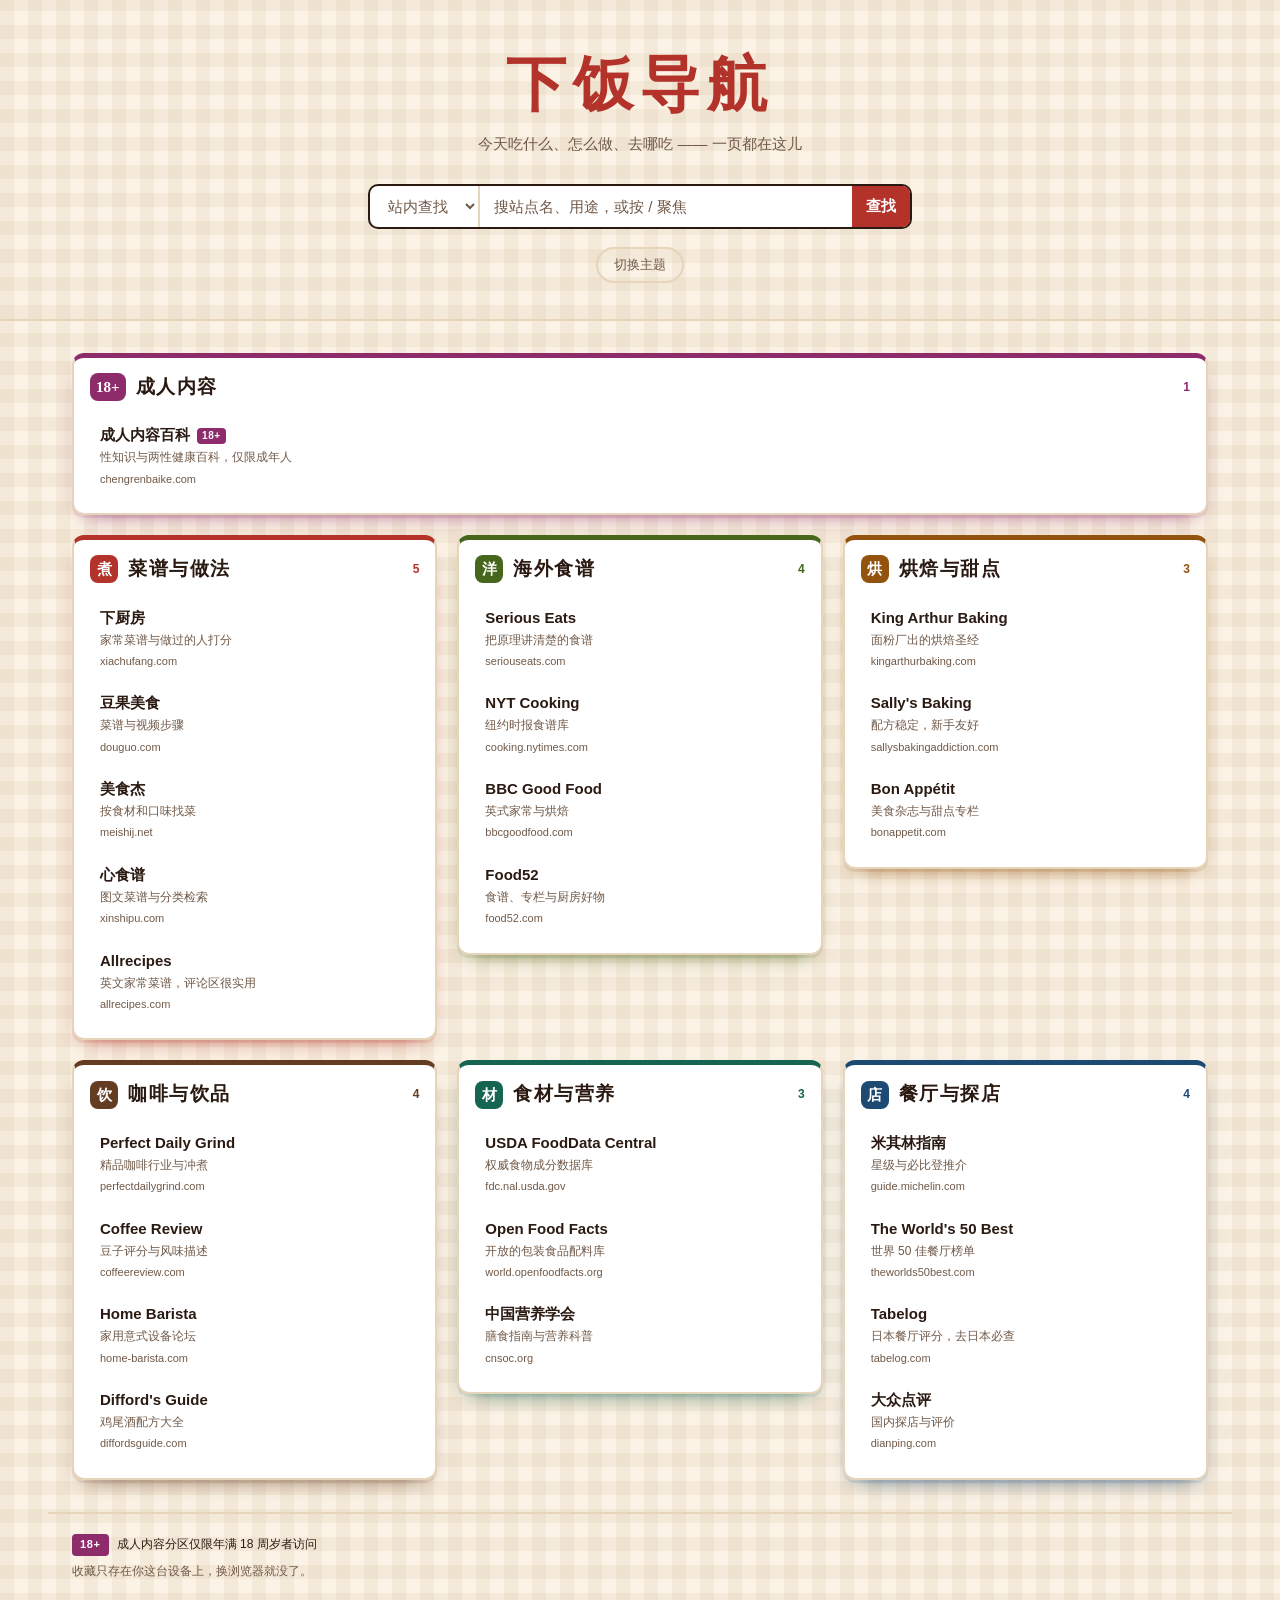
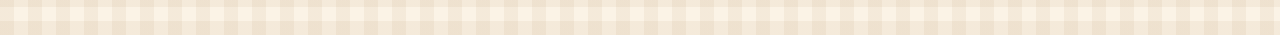
<file: index.html>
<!doctype html>
<html lang="zh-CN">
<head>
<meta charset="utf-8">
<meta name="viewport" content="width=device-width,initial-scale=1">
<title>下饭导航 - 菜谱、烘焙、咖啡与餐厅网址分类</title>
<meta name="description" content="按分类整理的美食网址：中文菜谱、海外食谱、烘焙甜点、咖啡饮品、食材营养与餐厅探店，支持站内查找和本地收藏。含成人内容分区，仅限 18 周岁及以上访问。">

<!-- ↓ 镜像站取消这一行注释，主力站保持注释。详见 README.md
     只开 noindex,follow。别再加 canonical：两个信号矛盾，
     canonical 会把 noindex 一并传过去。 -->
<!-- <meta name="robots" content="noindex,follow"> -->

<meta property="og:type" content="website">
<meta property="og:locale" content="zh_CN">
<meta property="og:title" content="下饭导航 - 菜谱、烘焙、咖啡与餐厅网址分类">
<meta property="og:description" content="菜谱、烘焙、咖啡、食材与餐厅的分类网址，支持站内查找和本地收藏。">
<!-- no-referrer 而不是 no-referrer-when-downgrade：
     后者会把完整来源网址发给目标站，成人条目那一条尤其不该这样。 -->
<meta name="referrer" content="no-referrer">
<link rel="stylesheet" href="style.css">
<script>
  /* 兜底卡默认不显示。脚本放在 body 末尾，慢速连接下浏览器会先
     把它画出来——正常加载却看到「没能加载完整」是误判。
     等 4 秒，到时候 app.js 还没启动才揭开。 */
  setTimeout(function () {
    var h = document.documentElement;
    if (h.className.indexOf('js-ok') === -1) h.className += ' boot-show';
  }, 4000);
</script>
</head>
<body>

<!-- 脚本没起来时的兜底。app.js 一启动就会把它藏掉。 -->
<div class="boot">
  <h2>页面没能加载完整</h2>
  <p>刷新一下通常就好。如果反复这样，可能是拦截插件挡掉了本页的脚本。</p>
</div>

<noscript>
  <!-- 禁用 JS 时上面那个 setTimeout 也不会跑，所以 .boot 一直是
       隐藏的；这一张用 .ns 单独揭开，不会和它叠成两张卡片。 -->
  <div class="boot ns">
    <h2>需要开启 JavaScript</h2>
    <p>本页的分类与查找功能依赖脚本。</p>
  </div>
  <style>.boot.ns { display: block; }</style>
</noscript>

<div id="shell" class="shell" hidden>

  <header class="hero">
    <div class="hero-in">
      <h1 class="title" id="brand-name">下饭导航</h1>
      <p class="lede" id="brand-tag"></p>

      <form id="find-form" class="find" role="search">
        <label class="sr-only" for="engine">查找方式</label>
        <select id="engine">
          <option value="local">站内查找</option>
          <option value="baidu">百度</option>
          <option value="bing">Bing</option>
          <option value="google">Google</option>
        </select>
        <label class="sr-only" for="find">关键词</label>
        <input id="find" type="search" placeholder="搜站点名、用途，或按 / 聚焦" autocomplete="off" spellcheck="false">
        <button type="submit">查找</button>
      </form>

      <!-- aria-label 必须包含可见文字「切换主题」，
           否则语音控制念可见文字匹配不上（WCAG 2.5.3）。 -->
      <button type="button" id="theme" class="theme" aria-label="切换主题">切换主题</button>
    </div>
  </header>

  <main class="main">
    <!-- 马赛克网格：每块是一个分类，第一块在宽屏下横跨整行 -->
    <div id="groups" class="mosaic"></div>
    <p id="empty" class="empty" role="status" hidden></p>
  </main>

  <footer class="foot">
    <p class="foot-age"><span class="mark">18+</span> 成人内容分区仅限年满 18 周岁者访问</p>
    <p class="foot-note" id="foot-note"></p>
  </footer>
</div>

<!-- 成人条目的点击确认。只拦那一条，其余链接照常直达。 -->
<div id="ask" class="ask" role="dialog" aria-modal="true" aria-labelledby="ask-title" hidden>
  <div class="ask-panel">
    <p class="mark-row"><span class="mark">18+</span></p>
    <h2 id="ask-title">这是成人内容</h2>
    <p class="ask-body">你正要打开 <span id="ask-name"></span>，内容面向成年人。请确认你已满 18 周岁。</p>
    <div class="ask-actions">
      <button type="button" id="ask-ok" class="btn">我已满 18 周岁，继续</button>
      <button type="button" id="ask-no" class="btn btn-quiet">取消</button>
    </div>
    <p class="ask-fine">确认结果只存在这台设备的浏览器里，下次不再询问。</p>
  </div>
</div>

<script src="sites.js"></script>
<script src="app.js"></script>
</body>
</html>
</file>
<file: style.css>
/* 下饭导航 ---------------------------------------------------
   第八套视觉与模板，比第七套还鲜亮。三件事撑起"花哨"：

     1. 每个分类一个专属颜色（搪瓷招牌那套复古色）。
        既是装饰也是信息 —— 颜色即分类，扫一眼就知道看的是哪块。
        8 套色在下面 [data-tone] 里，深浅两套各一组。
     2. 格子桌布底纹，两条 repeating-linear-gradient 叠出来的
        gingham，是纹理不是装饰性渐变洗底。
     3. 标题用楷体，像手写菜牌。前七套都没用过楷体。

   模板：马赛克网格，第一块在宽屏下横跨整行。

   前七套：深李木墨+黄铜+宋体+单列索引 / 冷灰+正红+黑体重字+单列大条 /
   深靛蓝+青绿+左侧栏+密排 / 浅暖+浓紫+顶部条+卡片 /
   浅绿白+深绿+标签页 / 深夜航蓝+电光蓝+details 折叠 /
   PCB 绿+青品双色+多列瀑布流。 */

:root {
  color-scheme: light dark;

  --ground: #FBF3E6;
  --panel:  #FFFFFF;
  --raise:  #FFFAF1;
  --ink:    #2A1A12;
  --muted:  #705948;
  --line:   #E6D4BB;
  --check:  rgba(176, 138, 92, .085);

  --sans: "PingFang SC", "Microsoft YaHei", "Hiragino Sans GB", "Noto Sans SC", sans-serif;
  --kai:  "Kaiti SC", "STKaiti", "KaiTi", "BiauKai", "Noto Serif SC", serif;
}

/* 八套分类色（浅色模式用深饱和，压在白卡片上读得清） */
:root {
  --t1: #8E2C6B; --t1s: rgba(142, 44, 107, .10);
  --t2: #B3332A; --t2s: rgba(179, 51, 42, .10);
  --t3: #46661C; --t3s: rgba(70, 102, 28, .10);
  --t4: #94520F; --t4s: rgba(148, 82, 15, .10);
  --t5: #643C21; --t5s: rgba(100, 60, 33, .10);
  --t6: #166552; --t6s: rgba(22, 101, 82, .10);
  --t7: #1C4A73; --t7s: rgba(28, 74, 115, .10);
  --t8: #553489; --t8s: rgba(85, 52, 137, .10);
}

/* JS 被拦时 data-theme 不会被设上。没有这段的话，深色系统用户
   会拿到浅色配色，而 UA 信了 color-scheme 把滚动条画成深色。 */
@media (prefers-color-scheme: dark) {
  :root:not([data-theme]) {
    color-scheme: dark;
    --ground: #1C1410; --panel: #271C16; --raise: #32241C;
    --ink: #F3E9DC; --muted: #B6A08C; --line: #423024;
    --check: rgba(255, 228, 190, .045);
    --t1: #F08AC0; --t1s: rgba(240, 138, 192, .13);
    --t2: #FF8E7E; --t2s: rgba(255, 142, 126, .13);
    --t3: #ABD45F; --t3s: rgba(171, 212, 95, .13);
    --t4: #F2AC60; --t4s: rgba(242, 172, 96, .13);
    --t5: #D8AC86; --t5s: rgba(216, 172, 134, .13);
    --t6: #63D6B1; --t6s: rgba(99, 214, 177, .13);
    --t7: #85BCEB; --t7s: rgba(133, 188, 235, .13);
    --t8: #B79EF2; --t8s: rgba(183, 158, 242, .13);
  }
}

[data-theme="light"] { color-scheme: light; }

[data-theme="dark"] {
  color-scheme: dark;
  --ground: #1C1410; --panel: #271C16; --raise: #32241C;
  --ink: #F3E9DC; --muted: #B6A08C; --line: #423024;
  --check: rgba(255, 228, 190, .045);
  --t1: #F08AC0; --t1s: rgba(240, 138, 192, .13);
  --t2: #FF8E7E; --t2s: rgba(255, 142, 126, .13);
  --t3: #ABD45F; --t3s: rgba(171, 212, 95, .13);
  --t4: #F2AC60; --t4s: rgba(242, 172, 96, .13);
  --t5: #D8AC86; --t5s: rgba(216, 172, 134, .13);
  --t6: #63D6B1; --t6s: rgba(99, 214, 177, .13);
  --t7: #85BCEB; --t7s: rgba(133, 188, 235, .13);
  --t8: #B79EF2; --t8s: rgba(183, 158, 242, .13);
}

/* 每块模块按位置领一套色；app.js 给出 data-tone */
.mod[data-tone="1"] { --tone: var(--t1); --tone-soft: var(--t1s); }
.mod[data-tone="2"] { --tone: var(--t2); --tone-soft: var(--t2s); }
.mod[data-tone="3"] { --tone: var(--t3); --tone-soft: var(--t3s); }
.mod[data-tone="4"] { --tone: var(--t4); --tone-soft: var(--t4s); }
.mod[data-tone="5"] { --tone: var(--t5); --tone-soft: var(--t5s); }
.mod[data-tone="6"] { --tone: var(--t6); --tone-soft: var(--t6s); }
.mod[data-tone="7"] { --tone: var(--t7); --tone-soft: var(--t7s); }
.mod[data-tone="8"] { --tone: var(--t8); --tone-soft: var(--t8s); }

*, *::before, *::after { box-sizing: border-box; }

html { -webkit-text-size-adjust: 100%; }

body {
  margin: 0;
  background-color: var(--ground);
  /* 格子桌布：两条正交的条纹叠出 gingham */
  background-image:
    repeating-linear-gradient(90deg, var(--check) 0 14px, transparent 14px 28px),
    repeating-linear-gradient(0deg,  var(--check) 0 14px, transparent 14px 28px);
  color: var(--ink);
  font-family: var(--sans);
  font-size: 16px;
  line-height: 1.6;
}

a { color: inherit; text-decoration: none; }

.sr-only {
  position: absolute; width: 1px; height: 1px;
  margin: -1px; padding: 0; overflow: hidden;
  clip: rect(0 0 0 0); white-space: nowrap; border: 0;
}

:focus-visible { outline: 2px solid var(--tone, var(--t2)); outline-offset: 2px; }

/* 凡是会被 JS 切 hidden 的元素都显式写：作者样式里的 display
   会压过浏览器默认的 [hidden]{display:none}。 */
.shell[hidden], .mod[hidden], .item[hidden],
.empty[hidden], .ask[hidden] { display: none; }

/* 报头 ------------------------------------------------------ */

.hero { border-bottom: 2px solid var(--line); }
.hero-in { max-width: 74rem; margin: 0 auto; padding: 3.25rem 1.5rem 2.25rem; text-align: center; }

/* 楷体当标题，像手写菜牌 */
.title {
  font-family: var(--kai);
  font-size: clamp(2.5rem, 8vw, 3.75rem);
  font-weight: 700;
  letter-spacing: .12em;
  line-height: 1.1;
  margin: 0;
  color: var(--t2);
}

.lede { margin: .875rem 0 1.75rem; font-size: .9375rem; color: var(--muted); }

.find {
  display: flex;
  max-width: 34rem;
  margin: 0 auto;
  border: 2px solid var(--ink);
  border-radius: .625rem;
  /* 不能用 overflow: hidden 来裁圆角：里面三个控件的焦点环
     画在各自边框之外，会被整条裁掉，Tab 进来看不出焦点在哪。
     改成给首尾两个子元素各自倒角。 */
  background: var(--panel);
  text-align: left;
}

.find:focus-within { border-color: var(--t2); }

.find select, .find input, .find button {
  font-family: inherit;
  font-size: .9375rem;
  border: 0;
  background: transparent;
  color: var(--ink);
  padding: .6875rem .875rem;
}

.find select {
  flex: none;
  border-right: 2px solid var(--line);
  border-radius: .45rem 0 0 .45rem;
  color: var(--muted);
  cursor: pointer;
}
.find input { flex: 1 1 auto; min-width: 0; }
.find input::placeholder { color: var(--muted); }

.find button {
  flex: none;
  background: var(--t2);
  /* --panel 在两套主题下正好是反色：浅色是白、深色是深棕，
     压在 --t2 上都够对比度，不用再写主题覆盖。
     .glyph / .item-badge / .mark / .btn 同理。 */
  color: var(--panel);
  border-radius: 0 .45rem .45rem 0;
  font-weight: 700;
  cursor: pointer;
}

.theme {
  margin-top: 1.125rem;
  font-family: inherit;
  font-size: .8125rem;
  padding: .4375rem 1rem;
  border: 2px solid var(--line);
  border-radius: 999px;
  background: transparent;
  color: var(--muted);
  cursor: pointer;
  transition: color .16s ease, border-color .16s ease;
}

.theme:hover { color: var(--ink); border-color: var(--ink); }

/* 马赛克网格 ------------------------------------------------ */

.main { max-width: 74rem; margin: 0 auto; padding: 2rem 1.5rem; }

.mosaic {
  display: grid;
  /* min(17rem, 100%)：容器比 17rem 还窄时（折叠屏外屏、
     用户把根字号调大、400% 缩放），光写 17rem 会撑出横向滚动条 */
  grid-template-columns: repeat(auto-fill, minmax(min(17rem, 100%), 1fr));
  gap: 1.25rem;
  align-items: start;
}

/* 第一块横跨整行当横幅。只跨两列的话，它条目少、个子矮，
   旁边的高卡片会在它下面留出一个空洞；跨满整行就没这问题，
   也让第一块更显眼。 */
@media (min-width: 52rem) {
  .mod[data-wide] { grid-column: 1 / -1; }
}

.mod {
  background: var(--panel);
  border: 2px solid var(--line);
  border-top: 5px solid var(--tone);
  border-radius: .75rem;
  padding: .875rem 1rem 1rem;
  /* 投影带着这一块自己的颜色，不是通用灰 */
  box-shadow: 0 3px 0 var(--tone-soft), 0 10px 22px -14px var(--tone);
}

.mod-head { display: flex; align-items: center; gap: .625rem; margin-bottom: .75rem; }

/* 角标做成调味罐标签：实色圆角方块 */
.glyph {
  flex: none;
  display: inline-flex;
  align-items: center;
  justify-content: center;
  min-width: 1.75rem;
  height: 1.75rem;
  padding: 0 .375rem;
  border-radius: .5rem;
  background: var(--tone);
  color: var(--panel);
  font-family: var(--kai);
  font-size: .9375rem;
  font-weight: 700;
}

.mod-head h2 { font-family: var(--kai); font-size: 1.1875rem; font-weight: 700; letter-spacing: .08em; margin: 0; }

.tally {
  margin-left: auto;
  font-size: .75rem;
  color: var(--tone);
  font-weight: 700;
}

/* 条目 ------------------------------------------------------ */

.item { position: relative; }
.item + .item { margin-top: .1875rem; }

.item-link {
  display: block;
  padding: .5625rem 2rem .5625rem .625rem;
  border-radius: .5rem;
  transition: background .16s ease;
}

.item-link:hover, .item-link:focus-visible { background: var(--tone-soft); }

.item-name { display: block; font-size: .9375rem; font-weight: 600; }
.item-note { display: block; margin-top: .0625rem; font-size: .75rem; color: var(--muted); }

.item-host {
  display: block;
  margin-top: .1875rem;
  font-size: .6875rem;
  color: var(--muted);
  overflow: hidden;
  text-overflow: ellipsis;
  white-space: nowrap;
}

.item-link:hover .item-name,
.item-link:focus-visible .item-name { color: var(--tone); }

/* 18+ 跟着分类色走，不另起一个颜色 */
.item-badge {
  display: inline-block;
  margin-left: .4375rem;
  padding: 0 .3125rem;
  background: var(--tone);
  color: var(--panel);
  font-size: .625rem;
  font-weight: 700;
  letter-spacing: .06em;
  border-radius: .25rem;
  vertical-align: .1em;
}

/* 收藏星 */

.star {
  position: absolute;
  top: .4375rem;
  right: .25rem;
  width: 1.625rem;
  height: 1.625rem;
  padding: 0;
  border: 0;
  background: transparent;
  color: var(--muted);
  font-size: .9375rem;
  line-height: 1;
  cursor: pointer;
  opacity: 0;
  transition: opacity .16s ease, color .16s ease;
}

.item:hover .star,
.star:focus-visible,
.star[aria-pressed="true"] { opacity: 1; }

.star:hover, .star[aria-pressed="true"] { color: var(--tone); }

/* 触屏没有 hover，星标会一直全透明，收藏功能等于不存在 */
@media (hover: none) { .star { opacity: .55; } }

/* 空结果 / 兜底 --------------------------------------------- */

.empty, .boot, .notice {
  background: var(--panel);
  border: 2px solid var(--line);
  border-radius: .75rem;
  padding: 1.5rem 1.25rem;
  font-size: .9375rem;
  color: var(--muted);
  margin: 0;
}

.boot, .notice { max-width: 26rem; margin: 4rem auto; }
/* #groups 是网格容器，不跨满整行的话提示框会缩成最左边
   一道 17rem 的窄条，孤零零挂在空行上 */
.notice { max-width: none; margin: 0; grid-column: 1 / -1; }

/* 兜底卡默认不显示，由 index.html 里的 4 秒定时器揭开 ——
   否则慢速加载时它会先被画出来，把正常加载误报成失败。
   .notice 是 JS 注入的提示框，类名必须和 .boot 不同，
   同名的话刚创建就会被这里的隐藏规则藏掉，兜底等于白写。 */
.boot { display: none; }
.boot-show .boot { display: block; }
.js-ok .boot { display: none; }

.boot h2, .notice h2 { font-family: var(--kai); font-size: 1.375rem; font-weight: 700; color: var(--ink); margin: 0 0 .5rem; }
.boot p, .notice p { margin: 0; font-size: .875rem; }

/* 页脚 ------------------------------------------------------ */

.foot {
  max-width: 74rem;
  margin: 0 auto;
  padding: 1.25rem 1.5rem 3rem;
  border-top: 2px solid var(--line);
  font-size: .75rem;
  color: var(--muted);
}

.foot p { margin: 0 0 .375rem; }
.foot-age { display: flex; align-items: center; gap: .5rem; color: var(--ink); }

.mark {
  padding: .125rem .5rem;
  border-radius: .25rem;
  background: var(--t1);
  color: var(--panel);
  font-size: .6875rem;
  font-weight: 700;
  letter-spacing: .06em;
}

/* 成人条目的点击确认 ---------------------------------------- */

.ask {
  position: fixed;
  inset: 0;
  z-index: 20;
  display: flex;
  align-items: flex-start;
  justify-content: center;
  /* 必须能滚：矮视口下面板会被切掉，按钮就点不着了 */
  overflow: auto;
  padding: 1.5rem;
  background: rgba(30, 18, 10, .78);
}

.ask-panel {
  width: 100%;
  max-width: 26rem;
  margin: auto;
  background: var(--panel);
  border: 2px solid var(--line);
  border-top: 5px solid var(--t1);
  border-radius: .75rem;
  padding: 1.625rem 1.5rem 1.375rem;
}

.mark-row { margin: 0 0 .875rem; }
.ask-panel h2 { font-family: var(--kai); font-size: 1.5rem; font-weight: 700; margin: 0 0 .5rem; }
.ask-body { font-size: .9375rem; margin: 0 0 1.25rem; }
.ask-body span { font-weight: 600; }
.ask-actions { display: flex; flex-wrap: wrap; gap: .625rem; margin-bottom: .875rem; }

.btn {
  font-family: inherit;
  font-size: .875rem;
  font-weight: 700;
  padding: .625rem 1.125rem;
  border-radius: .5rem;
  background: var(--t1);
  color: var(--panel);
  border: 2px solid var(--t1);
  cursor: pointer;
}

.btn:hover { opacity: .88; }

.btn-quiet {
  background: transparent;
  color: var(--muted);
  border-color: var(--line);
  font-weight: 400;
}

.btn-quiet:hover { opacity: 1; color: var(--ink); border-color: var(--ink); }
.ask-fine { font-size: .6875rem; color: var(--muted); margin: 0; }

@media (prefers-reduced-motion: reduce) {
  *, *::before, *::after { animation: none !important; transition-duration: .01ms !important; }
}
</file>
